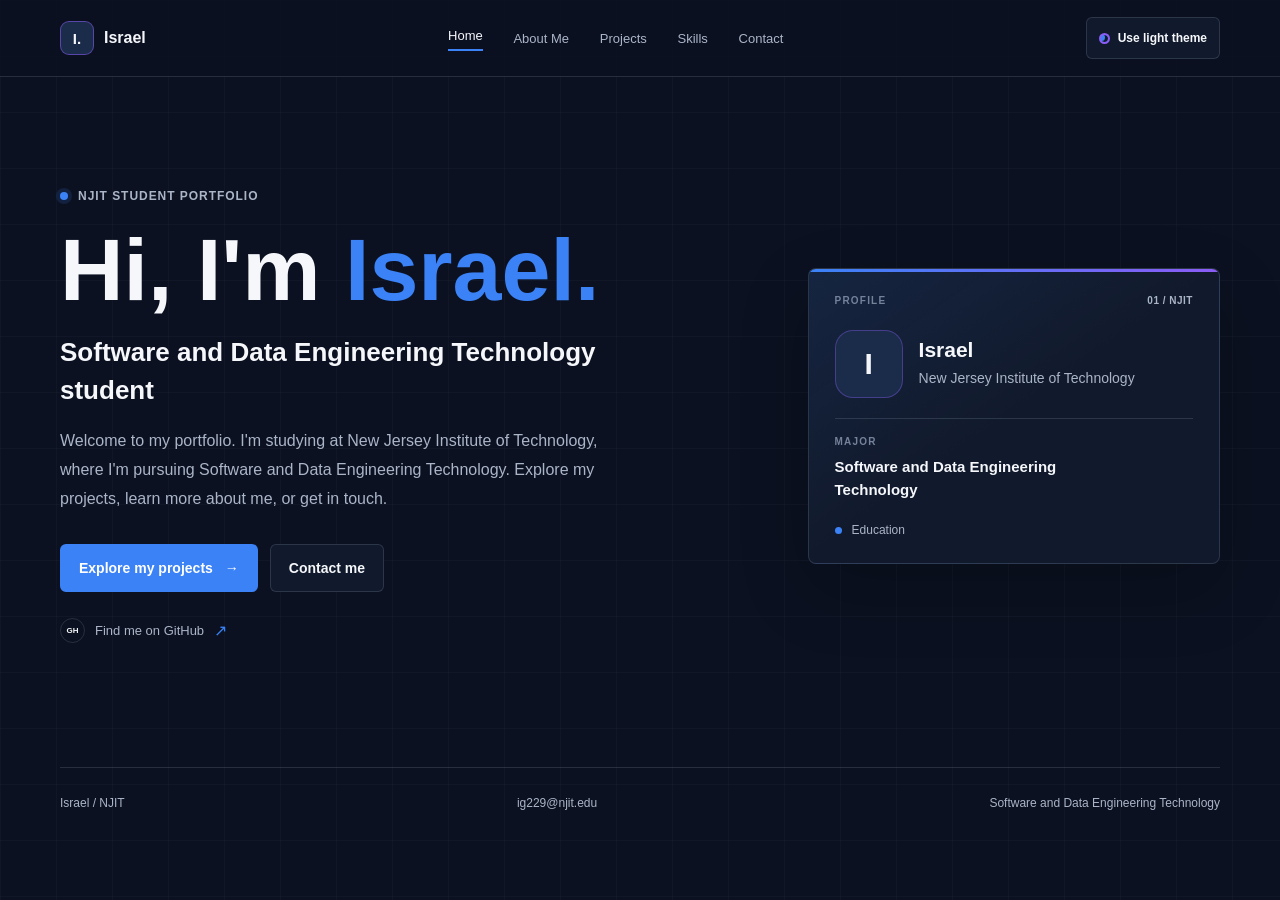
<file: index.html>
<!DOCTYPE html>
<html lang="en">
<head>
  <meta charset="UTF-8">
  <meta name="viewport" content="width=device-width, initial-scale=1.0">
  <meta name="theme-color" content="#0B1120">
  <title>Israel | Portfolio</title>
  <link rel="stylesheet" href="css/style.css">
  <script src="js/script.js" defer></script>
</head>
<body>
  <a class="skip-link" href="#main-content">Skip to content</a>

  <header class="site-header">
    <div class="header-inner">
      <a class="brand" href="index.html" aria-label="Israel, home">
        <span class="brand-mark" aria-hidden="true">I.</span>
        <span>Israel</span>
      </a>

      <nav class="site-nav" id="primary-navigation" aria-label="Main navigation">
        <ul>
          <li><a href="index.html" aria-current="page">Home</a></li>
          <li><a href="about.html">About Me</a></li>
          <li><a href="projects.html">Projects</a></li>
          <li><a href="skills.html">Skills</a></li>
          <li><a href="contact.html">Contact</a></li>
        </ul>
      </nav>

      <div class="header-tools">
        <button class="menu-toggle" id="menu-toggle" type="button"
          aria-controls="primary-navigation" aria-expanded="false" aria-label="Open navigation menu">
          <span class="menu-icon" aria-hidden="true"><span></span><span></span><span></span></span>
          <span class="menu-label">Menu</span>
        </button>
        <button class="theme-toggle" id="theme-toggle" type="button" aria-pressed="false">
          <span class="theme-indicator" aria-hidden="true"></span>
          <span class="theme-label">Use light theme</span>
        </button>
      </div>
    </div>
  </header>

  <main id="main-content">
    <section class="hero" aria-labelledby="hero-title">
      <div class="hero-copy">
        <p class="eyebrow"><span class="eyebrow-dot" aria-hidden="true"></span>NJIT Student Portfolio</p>
        <h1 id="hero-title">Hi, I'm <span>Israel.</span></h1>
        <p class="hero-subtitle">Software and Data Engineering Technology student</p>
        <p class="hero-intro">
          Welcome to my portfolio. I'm studying at New Jersey Institute of Technology, where I'm pursuing
          Software and Data Engineering Technology. Explore my projects, learn more about me, or get in touch.
        </p>

        <div class="hero-actions">
          <a class="button button-primary" href="projects.html">Explore my projects <span aria-hidden="true">&rarr;</span></a>
          <a class="button button-secondary" href="contact.html">Contact me</a>
        </div>

        <a class="github-link" href="https://github.com/ig229" target="_blank" rel="noopener noreferrer">
          <span class="github-mark" aria-hidden="true">GH</span>
          <span>Find me on GitHub</span>
          <span class="external-mark" aria-hidden="true">&nearr;</span>
        </a>
      </div>

      <aside class="profile-panel" aria-label="Education">
        <div class="panel-topline">
          <span>PROFILE</span>
          <span class="panel-index">01 / NJIT</span>
        </div>
        <div class="profile-identity">
          <div class="profile-monogram" aria-hidden="true">I</div>
          <div>
            <p class="profile-name">Israel</p>
            <p class="profile-school">New Jersey Institute of Technology</p>
          </div>
        </div>
        <div class="panel-divider"></div>
        <p class="profile-label">MAJOR</p>
        <p class="profile-major">Software and Data Engineering Technology</p>
        <div class="panel-footer">
          <span class="panel-marker" aria-hidden="true"></span>
          <span>Education</span>
        </div>
      </aside>
    </section>
  </main>

  <footer class="site-footer">
    <p>Israel <span aria-hidden="true">/</span> NJIT</p>
    <a href="mailto:ig229@njit.edu">ig229@njit.edu</a>
    <p class="footer-note">Software and Data Engineering Technology</p>
  </footer>
</body>
</html>
</file>
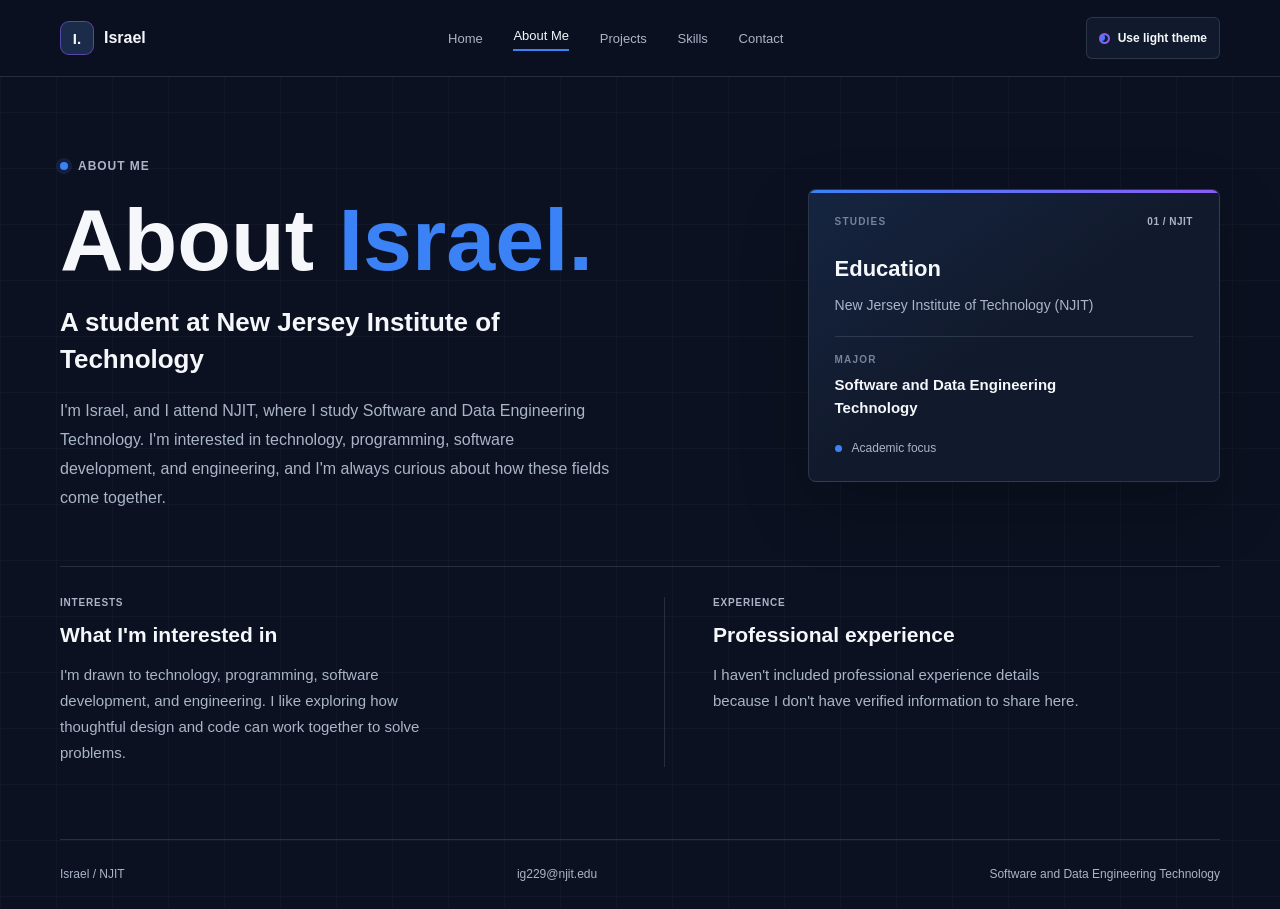
<file: about.html>
<!DOCTYPE html>
<html lang="en">
<head>
  <meta charset="UTF-8">
  <meta name="viewport" content="width=device-width, initial-scale=1.0">
  <meta name="theme-color" content="#0B1120">
  <title>About Me | Israel</title>
  <link rel="stylesheet" href="css/style.css">
  <script src="js/script.js" defer></script>
</head>
<body>
  <a class="skip-link" href="#main-content">Skip to content</a>

  <header class="site-header">
    <div class="header-inner">
      <a class="brand" href="index.html" aria-label="Israel, home">
        <span class="brand-mark" aria-hidden="true">I.</span>
        <span>Israel</span>
      </a>

      <nav class="site-nav" id="primary-navigation" aria-label="Main navigation">
        <ul>
          <li><a href="index.html">Home</a></li>
          <li><a href="about.html" aria-current="page">About Me</a></li>
          <li><a href="projects.html">Projects</a></li>
          <li><a href="skills.html">Skills</a></li>
          <li><a href="contact.html">Contact</a></li>
        </ul>
      </nav>

      <div class="header-tools">
        <button class="menu-toggle" id="menu-toggle" type="button"
          aria-controls="primary-navigation" aria-expanded="false" aria-label="Open navigation menu">
          <span class="menu-icon" aria-hidden="true"><span></span><span></span><span></span></span>
          <span class="menu-label">Menu</span>
        </button>
        <button class="theme-toggle" id="theme-toggle" type="button" aria-pressed="false">
          <span class="theme-indicator" aria-hidden="true"></span>
          <span class="theme-label">Use light theme</span>
        </button>
      </div>
    </div>
  </header>

  <main id="main-content">
    <section class="hero about-hero" aria-labelledby="about-title">
      <div class="hero-copy">
        <p class="eyebrow"><span class="eyebrow-dot" aria-hidden="true"></span>About Me</p>
        <h1 id="about-title">About <span>Israel.</span></h1>
        <p class="hero-subtitle">A student at New Jersey Institute of Technology</p>
        <p class="hero-intro">
          I'm Israel, and I attend NJIT, where I study Software and Data Engineering Technology.
          I'm interested in technology, programming, software development, and engineering, and I'm
          always curious about how these fields come together.
        </p>
      </div>

      <section class="profile-panel education-panel" aria-labelledby="education-title">
        <div class="panel-topline">
          <span>STUDIES</span>
          <span class="panel-index">01 / NJIT</span>
        </div>
        <h2 class="education-title" id="education-title">Education</h2>
        <p class="profile-school">New Jersey Institute of Technology (NJIT)</p>
        <div class="panel-divider"></div>
        <p class="profile-label">MAJOR</p>
        <p class="profile-major">Software and Data Engineering Technology</p>
        <div class="panel-footer">
          <span class="panel-marker" aria-hidden="true"></span>
          <span>Academic focus</span>
        </div>
      </section>
    </section>

    <section class="about-details" aria-label="More about Israel">
      <article class="about-detail" aria-labelledby="interests-title">
        <p class="eyebrow">Interests</p>
        <h2 id="interests-title">What I'm interested in</h2>
        <p>
          I'm drawn to technology, programming, software development, and engineering. I like exploring
          how thoughtful design and code can work together to solve problems.
        </p>
      </article>

      <article class="about-detail" aria-labelledby="experience-title">
        <p class="eyebrow">Experience</p>
        <h2 id="experience-title">Professional experience</h2>
        <p>
          I haven't included professional experience details because I don't have verified information
          to share here.
        </p>
      </article>
    </section>
  </main>

  <footer class="site-footer">
    <p>Israel <span aria-hidden="true">/</span> NJIT</p>
    <a href="mailto:ig229@njit.edu">ig229@njit.edu</a>
    <p class="footer-note">Software and Data Engineering Technology</p>
  </footer>
</body>
</html>
</file>
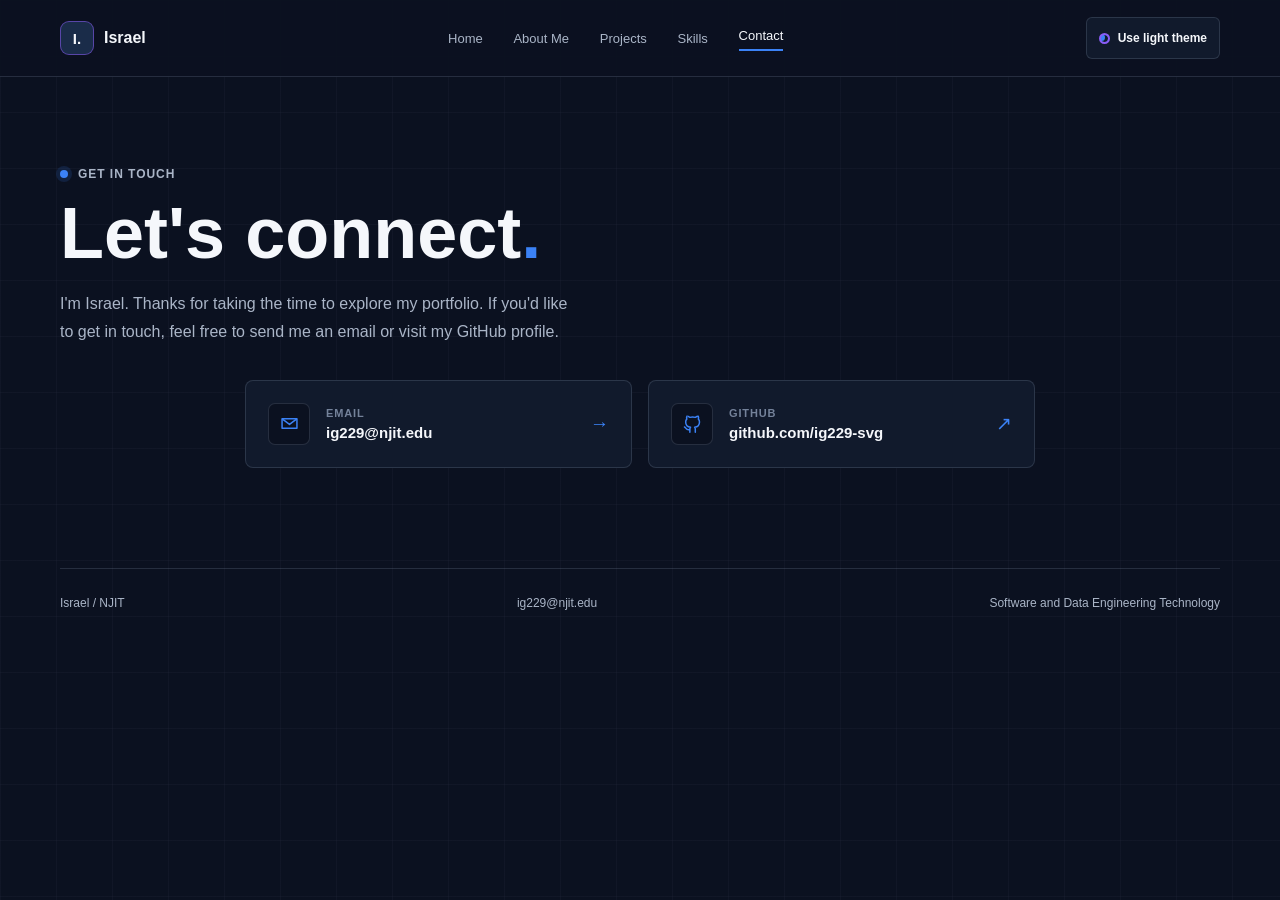
<file: contact.html>
<!DOCTYPE html>
<html lang="en">
<head>
  <meta charset="UTF-8">
  <meta name="viewport" content="width=device-width, initial-scale=1.0">
  <meta name="theme-color" content="#0B1120">
  <title>Contact | Israel</title>
  <link rel="stylesheet" href="css/style.css">
  <script src="js/script.js" defer></script>
</head>
<body>
  <a class="skip-link" href="#main-content">Skip to content</a>

  <header class="site-header">
    <div class="header-inner">
      <a class="brand" href="index.html" aria-label="Israel, home">
        <span class="brand-mark" aria-hidden="true">I.</span>
        <span>Israel</span>
      </a>

      <nav class="site-nav" id="primary-navigation" aria-label="Main navigation">
        <ul>
          <li><a href="index.html">Home</a></li>
          <li><a href="about.html">About Me</a></li>
          <li><a href="projects.html">Projects</a></li>
          <li><a href="skills.html">Skills</a></li>
          <li><a href="contact.html" aria-current="page">Contact</a></li>
        </ul>
      </nav>

      <div class="header-tools">
        <button class="menu-toggle" id="menu-toggle" type="button"
          aria-controls="primary-navigation" aria-expanded="false" aria-label="Open navigation menu">
          <span class="menu-icon" aria-hidden="true"><span></span><span></span><span></span></span>
          <span class="menu-label">Menu</span>
        </button>
        <button class="theme-toggle" id="theme-toggle" type="button" aria-pressed="false">
          <span class="theme-indicator" aria-hidden="true"></span>
          <span class="theme-label">Use light theme</span>
        </button>
      </div>
    </div>
  </header>

  <main id="main-content">
    <section class="contact-intro" aria-labelledby="contact-title">
      <p class="eyebrow"><span class="eyebrow-dot" aria-hidden="true"></span>Get in touch</p>
      <h1 id="contact-title">Let's connect<span>.</span></h1>
      <p>
        I'm Israel. Thanks for taking the time to explore my portfolio. If you'd like to get in touch,
        feel free to send me an email or visit my GitHub profile.
      </p>
    </section>

    <section class="contact-options" aria-label="Contact Israel">
      <a class="contact-option" href="https://mail.google.com/mail/?view=cm&amp;fs=1&amp;to=ig229@njit.edu" target="_blank" rel="noopener noreferrer">
        <span class="contact-icon" aria-hidden="true">
          <svg viewBox="0 0 24 24" focusable="false">
            <path d="M3.5 6.5h17v11h-17z" />
            <path d="m4 7 8 6 8-6" />
          </svg>
        </span>
        <span class="contact-option-copy">
          <span class="contact-label">Email</span>
          <span class="contact-detail">ig229@njit.edu</span>
        </span>
        <span class="contact-arrow" aria-hidden="true">&rarr;</span>
      </a>

      <a class="contact-option" href="https://github.com/ig229-svg" target="_blank" rel="noopener noreferrer">
        <span class="contact-icon" aria-hidden="true">
          <svg viewBox="0 0 24 24" focusable="false">
            <path d="M9 19c-4.4 1.4-4.4-2.5-6.2-3m12.4 6v-3.4a3 3 0 0 0-.8-2.3c2.7-.3 5.6-1.3 5.6-6a4.7 4.7 0 0 0-1.3-3.3 4.4 4.4 0 0 0-.1-3.3s-1-.3-3.4 1.3a11.7 11.7 0 0 0-6.2 0C6.6 3.4 5.6 3.7 5.6 3.7a4.4 4.4 0 0 0-.1 3.3 4.7 4.7 0 0 0-1.3 3.3c0 4.7 2.9 5.7 5.6 6a3 3 0 0 0-.8 2.3V22" />
          </svg>
        </span>
        <span class="contact-option-copy">
          <span class="contact-label">GitHub</span>
          <span class="contact-detail">github.com/ig229-svg</span>
        </span>
        <span class="contact-arrow" aria-hidden="true">&nearr;</span>
      </a>
    </section>
  </main>

  <footer class="site-footer">
    <p>Israel <span aria-hidden="true">/</span> NJIT</p>
    <a href="https://mail.google.com/mail/?view=cm&amp;fs=1&amp;to=ig229@njit.edu" target="_blank" rel="noopener noreferrer">ig229@njit.edu</a>
    <p class="footer-note">Software and Data Engineering Technology</p>
  </footer>
</body>
</html>
</file>
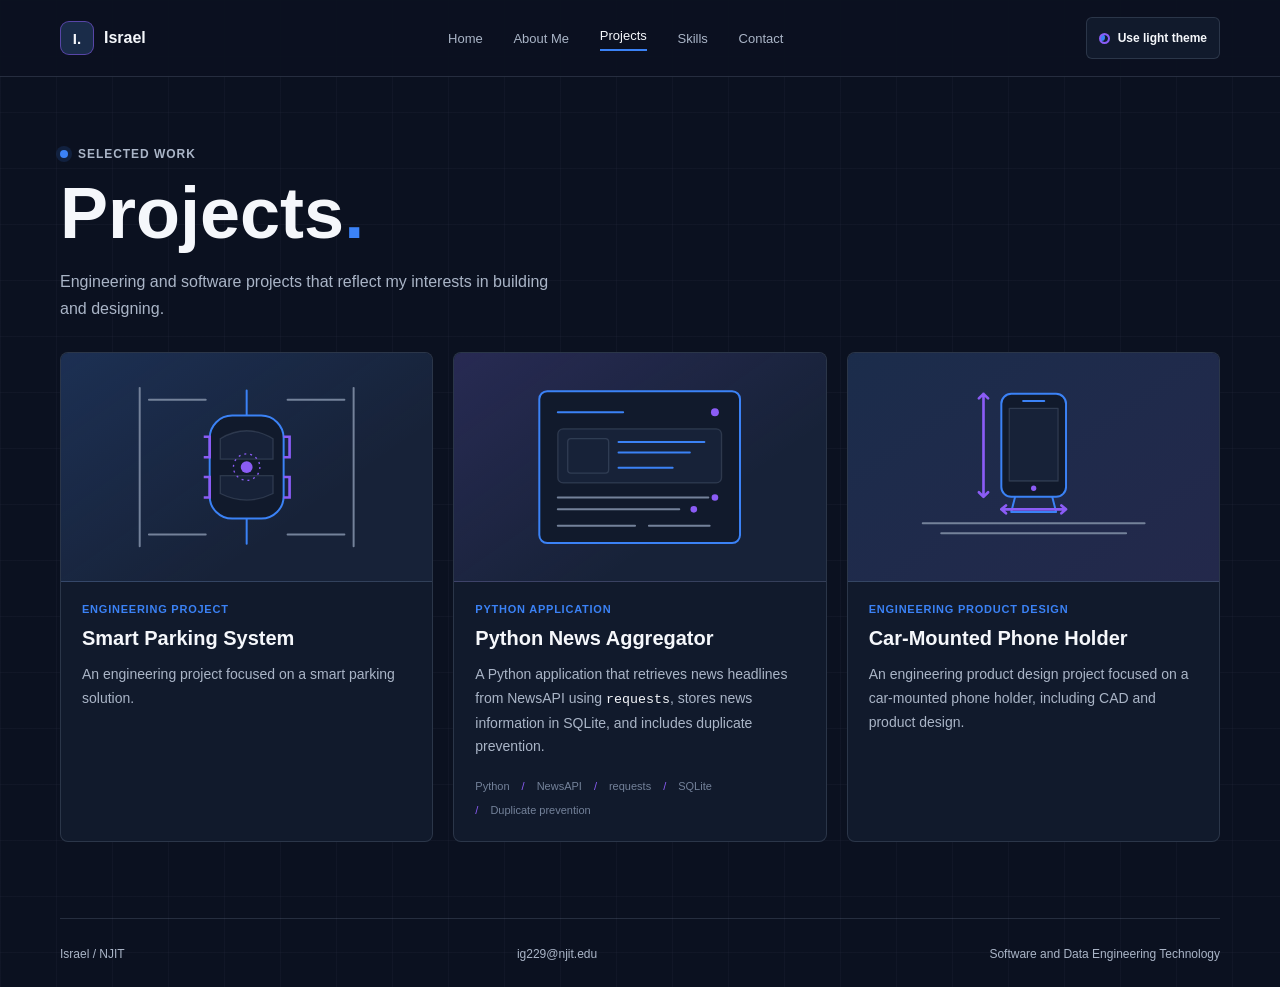
<file: projects.html>
<!DOCTYPE html>
<html lang="en">
<head>
  <meta charset="UTF-8">
  <meta name="viewport" content="width=device-width, initial-scale=1.0">
  <meta name="theme-color" content="#0B1120">
  <title>Projects | Israel</title>
  <link rel="stylesheet" href="css/style.css">
  <script src="js/script.js" defer></script>
</head>
<body>
  <a class="skip-link" href="#main-content">Skip to content</a>

  <header class="site-header">
    <div class="header-inner">
      <a class="brand" href="index.html" aria-label="Israel, home">
        <span class="brand-mark" aria-hidden="true">I.</span>
        <span>Israel</span>
      </a>

      <nav class="site-nav" id="primary-navigation" aria-label="Main navigation">
        <ul>
          <li><a href="index.html">Home</a></li>
          <li><a href="about.html">About Me</a></li>
          <li><a href="projects.html" aria-current="page">Projects</a></li>
          <li><a href="skills.html">Skills</a></li>
          <li><a href="contact.html">Contact</a></li>
        </ul>
      </nav>

      <div class="header-tools">
        <button class="menu-toggle" id="menu-toggle" type="button"
          aria-controls="primary-navigation" aria-expanded="false" aria-label="Open navigation menu">
          <span class="menu-icon" aria-hidden="true"><span></span><span></span><span></span></span>
          <span class="menu-label">Menu</span>
        </button>
        <button class="theme-toggle" id="theme-toggle" type="button" aria-pressed="false">
          <span class="theme-indicator" aria-hidden="true"></span>
          <span class="theme-label">Use light theme</span>
        </button>
      </div>
    </div>
  </header>

  <main id="main-content">
    <section class="projects-intro" aria-labelledby="projects-title">
      <p class="eyebrow"><span class="eyebrow-dot" aria-hidden="true"></span>Selected work</p>
      <h1 id="projects-title">Projects<span>.</span></h1>
      <p>Engineering and software projects that reflect my interests in building and designing.</p>
    </section>

    <section class="projects-grid" aria-label="Project list">
      <article class="project-card">
        <figure class="project-visual project-visual-parking">
          <svg class="project-illustration" viewBox="0 0 520 300" role="img" aria-labelledby="parking-title parking-description">
            <title id="parking-title">Smart parking system illustration</title>
            <desc id="parking-description">A simple overhead drawing of a car inside a marked parking space.</desc>
            <path class="illustration-line" d="M98 30v240M422 30v240" />
            <path class="illustration-muted-line" d="M112 48h86M112 252h86M322 48h86M322 252h86" />
            <path class="illustration-accent-line" d="M260 34v38m0 156v38" />
            <rect class="illustration-car" x="204" y="72" width="112" height="156" rx="34" />
            <path class="illustration-window" d="M220 107q40-24 80 0v31h-80zM220 190q40 20 80 0v-27h-80z" />
            <path class="illustration-wheel" d="M195 104h9v31h-9M316 104h9v31h-9M195 165h9v31h-9M316 165h9v31h-9" />
            <circle class="illustration-signal" cx="260" cy="150" r="9" />
            <circle class="illustration-signal-ring" cx="260" cy="150" r="20" />
          </svg>
        </figure>
        <div class="project-copy">
          <p class="project-type">Engineering project</p>
          <h2>Smart Parking System</h2>
          <p>An engineering project focused on a smart parking solution.</p>
        </div>
      </article>

      <article class="project-card">
        <figure class="project-visual project-visual-news">
          <svg class="project-illustration" viewBox="0 0 520 300" role="img" aria-labelledby="news-title news-description">
            <title id="news-title">Python news aggregator illustration</title>
            <desc id="news-description">A stylized news feed with several headline rows and a highlighted article.</desc>
            <rect class="illustration-paper" x="108" y="35" width="304" height="230" rx="12" />
            <path class="illustration-accent-line" d="M136 67h99" />
            <circle class="illustration-signal" cx="374" cy="67" r="6" />
            <rect class="illustration-highlight" x="136" y="92" width="248" height="82" rx="8" />
            <rect class="illustration-thumbnail" x="151" y="107" width="62" height="52" rx="5" />
            <path class="illustration-highlight-line" d="M228 112h130M228 128h108M228 151h82" />
            <path class="illustration-muted-line" d="M136 196h228M136 214h184M136 239h117M274 239h92" />
            <circle class="illustration-feed-dot" cx="374" cy="196" r="5" />
            <circle class="illustration-feed-dot" cx="342" cy="214" r="5" />
          </svg>
        </figure>
        <div class="project-copy">
          <p class="project-type">Python application</p>
          <h2>Python News Aggregator</h2>
          <p>A Python application that retrieves news headlines from NewsAPI using <code>requests</code>, stores news information in SQLite, and includes duplicate prevention.</p>
          <ul class="project-facts" aria-label="Project technologies and features">
            <li>Python</li>
            <li>NewsAPI</li>
            <li>requests</li>
            <li>SQLite</li>
            <li>Duplicate prevention</li>
          </ul>
        </div>
      </article>

      <article class="project-card">
        <figure class="project-visual project-visual-holder">
          <svg class="project-illustration" viewBox="0 0 520 300" role="img" aria-labelledby="holder-title holder-description">
            <title id="holder-title">Car-mounted phone holder illustration</title>
            <desc id="holder-description">A clean product-design drawing of a phone holder and a phone, shown as a CAD-style outline.</desc>
            <path class="illustration-muted-line" d="M92 235h336M120 250h280" />
            <path class="illustration-frame" d="M226 218h68l-12-47h-44z" />
            <path class="illustration-frame" d="M260 171v-24m0 0-48-28m48 28 48-28" />
            <rect class="illustration-phone" x="211" y="39" width="98" height="156" rx="15" />
            <path class="illustration-phone-screen" d="M223 61h74v110h-74z" />
            <path class="illustration-accent-line" d="M244 50h32" />
            <circle class="illustration-signal" cx="260" cy="182" r="4" />
            <path class="illustration-dimension" d="M184 39v156m-7-149 7-7 7 7m-14 142 7 7 7-7" />
            <path class="illustration-dimension" d="M211 214h98m-91-6-7 6 7 6m84-12 7 6-7 6" />
          </svg>
        </figure>
        <div class="project-copy">
          <p class="project-type">Engineering product design</p>
          <h2>Car-Mounted Phone Holder</h2>
          <p>An engineering product design project focused on a car-mounted phone holder, including CAD and product design.</p>
        </div>
      </article>
    </section>
  </main>

  <footer class="site-footer">
    <p>Israel <span aria-hidden="true">/</span> NJIT</p>
    <a href="mailto:ig229@njit.edu">ig229@njit.edu</a>
    <p class="footer-note">Software and Data Engineering Technology</p>
  </footer>
</body>
</html>
</file>
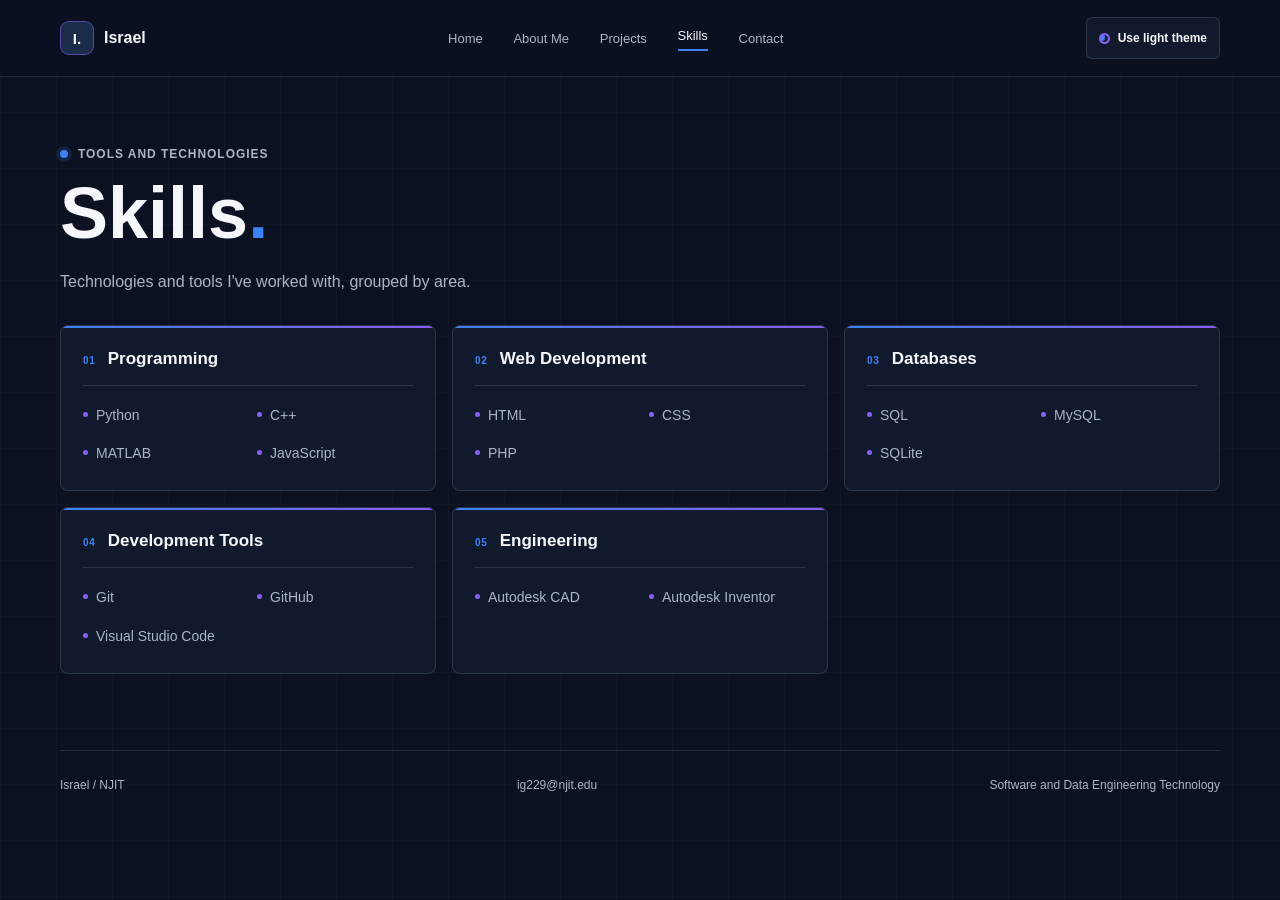
<file: skills.html>
<!DOCTYPE html>
<html lang="en">
<head>
  <meta charset="UTF-8">
  <meta name="viewport" content="width=device-width, initial-scale=1.0">
  <meta name="theme-color" content="#0B1120">
  <title>Skills | Israel</title>
  <link rel="stylesheet" href="css/style.css">
  <script src="js/script.js" defer></script>
</head>
<body>
  <a class="skip-link" href="#main-content">Skip to content</a>

  <header class="site-header">
    <div class="header-inner">
      <a class="brand" href="index.html" aria-label="Israel, home">
        <span class="brand-mark" aria-hidden="true">I.</span>
        <span>Israel</span>
      </a>

      <nav class="site-nav" id="primary-navigation" aria-label="Main navigation">
        <ul>
          <li><a href="index.html">Home</a></li>
          <li><a href="about.html">About Me</a></li>
          <li><a href="projects.html">Projects</a></li>
          <li><a href="skills.html" aria-current="page">Skills</a></li>
          <li><a href="contact.html">Contact</a></li>
        </ul>
      </nav>

      <div class="header-tools">
        <button class="menu-toggle" id="menu-toggle" type="button"
          aria-controls="primary-navigation" aria-expanded="false" aria-label="Open navigation menu">
          <span class="menu-icon" aria-hidden="true"><span></span><span></span><span></span></span>
          <span class="menu-label">Menu</span>
        </button>
        <button class="theme-toggle" id="theme-toggle" type="button" aria-pressed="false">
          <span class="theme-indicator" aria-hidden="true"></span>
          <span class="theme-label">Use light theme</span>
        </button>
      </div>
    </div>
  </header>

  <main id="main-content">
    <section class="skills-intro" aria-labelledby="skills-title">
      <p class="eyebrow"><span class="eyebrow-dot" aria-hidden="true"></span>Tools and technologies</p>
      <h1 id="skills-title">Skills<span>.</span></h1>
      <p>Technologies and tools I've worked with, grouped by area.</p>
    </section>

    <section class="skills-grid" aria-label="Skills by category">
      <article class="skill-group" aria-labelledby="programming-title">
        <div class="skill-group-heading">
          <span class="skill-group-number" aria-hidden="true">01</span>
          <h2 id="programming-title">Programming</h2>
        </div>
        <ul class="skill-list">
          <li>Python</li>
          <li>C++</li>
          <li>MATLAB</li>
          <li>JavaScript</li>
        </ul>
      </article>

      <article class="skill-group" aria-labelledby="web-title">
        <div class="skill-group-heading">
          <span class="skill-group-number" aria-hidden="true">02</span>
          <h2 id="web-title">Web Development</h2>
        </div>
        <ul class="skill-list">
          <li>HTML</li>
          <li>CSS</li>
          <li>PHP</li>
        </ul>
      </article>

      <article class="skill-group" aria-labelledby="databases-title">
        <div class="skill-group-heading">
          <span class="skill-group-number" aria-hidden="true">03</span>
          <h2 id="databases-title">Databases</h2>
        </div>
        <ul class="skill-list">
          <li>SQL</li>
          <li>MySQL</li>
          <li>SQLite</li>
        </ul>
      </article>

      <article class="skill-group" aria-labelledby="tools-title">
        <div class="skill-group-heading">
          <span class="skill-group-number" aria-hidden="true">04</span>
          <h2 id="tools-title">Development Tools</h2>
        </div>
        <ul class="skill-list">
          <li>Git</li>
          <li>GitHub</li>
          <li>Visual Studio Code</li>
        </ul>
      </article>

      <article class="skill-group" aria-labelledby="engineering-title">
        <div class="skill-group-heading">
          <span class="skill-group-number" aria-hidden="true">05</span>
          <h2 id="engineering-title">Engineering</h2>
        </div>
        <ul class="skill-list">
          <li>Autodesk CAD</li>
          <li>Autodesk Inventor</li>
        </ul>
      </article>
    </section>
  </main>

  <footer class="site-footer">
    <p>Israel <span aria-hidden="true">/</span> NJIT</p>
    <a href="mailto:ig229@njit.edu">ig229@njit.edu</a>
    <p class="footer-note">Software and Data Engineering Technology</p>
  </footer>
</body>
</html>
</file>
<file: css/style.css>
:root {
  color-scheme: dark;
  --color-background: #0B1120;
  --color-surface: #111a2c;
  --color-surface-raised: #172238;
  --color-text: #f5f7fb;
  --color-muted: #aab5c7;
  --color-subtle: #74829a;
  --color-border: rgba(179, 196, 222, 0.16);
  --color-blue: #3B82F6;
  --color-purple: #8B5CF6;
  --color-focus: #a78bfa;
  --color-mark-background: #1a2c49;
  --color-mark-text: #f5f7fb;
  --content-width: 1160px;
  font-family: -apple-system, BlinkMacSystemFont, "Segoe UI", sans-serif;
  font-synthesis: none;
  text-rendering: optimizeLegibility;
}

:root[data-theme="light"] {
  color-scheme: light;
  --color-background: #f4f7fc;
  --color-surface: #ffffff;
  --color-surface-raised: #e9eff9;
  --color-text: #172238;
  --color-muted: #46556d;
  --color-subtle: #5c6b83;
  --color-border: rgba(23, 34, 56, 0.16);
  --color-blue: #2563eb;
  --color-purple: #7040d5;
  --color-focus: #5b21b6;
  --color-mark-background: #dce8fa;
  --color-mark-text: #172238;
}

*,
*::before,
*::after {
  box-sizing: border-box;
}

html {
  min-width: 320px;
  background: var(--color-background);
  scroll-behavior: smooth;
}

body {
  min-width: 320px;
  min-height: 100vh;
  margin: 0;
  overflow-x: hidden;
  color: var(--color-text);
  background-color: var(--color-background);
  background-image:
    linear-gradient(rgba(174, 193, 224, 0.035) 1px, transparent 1px),
    linear-gradient(90deg, rgba(174, 193, 224, 0.035) 1px, transparent 1px);
  background-size: 56px 56px;
  transition: background-color 180ms ease, color 180ms ease;
}

button,
a {
  font: inherit;
}

a {
  color: inherit;
}

a:focus-visible,
button:focus-visible {
  outline: 3px solid var(--color-focus);
  outline-offset: 4px;
}

.skip-link {
  position: fixed;
  z-index: 10;
  top: 12px;
  left: 12px;
  padding: 10px 14px;
  transform: translateY(-160%);
  border-radius: 4px;
  color: #fff;
  background: var(--color-blue);
  text-decoration: none;
}

.skip-link:focus {
  transform: translateY(0);
}

.site-header {
  position: relative;
  z-index: 2;
  border-bottom: 1px solid var(--color-border);
  background: color-mix(in srgb, var(--color-background) 92%, transparent);
}

.header-inner {
  display: grid;
  grid-template-columns: auto 1fr auto;
  align-items: center;
  gap: 28px;
  width: min(var(--content-width), calc(100% - 64px));
  min-height: 76px;
  margin: 0 auto;
}

.brand {
  display: inline-flex;
  align-items: center;
  gap: 10px;
  width: max-content;
  color: var(--color-text);
  font-size: 16px;
  font-weight: 700;
  text-decoration: none;
}

.brand-mark {
  display: grid;
  width: 34px;
  aspect-ratio: 1;
  place-items: center;
  border: 1px solid rgba(139, 92, 246, 0.55);
  border-radius: 9px;
  background: var(--color-mark-background);
  color: var(--color-mark-text);
  font-size: 15px;
}

.site-nav ul {
  display: flex;
  align-items: center;
  justify-content: center;
  gap: clamp(16px, 2.4vw, 32px);
  margin: 0;
  padding: 0;
  list-style: none;
}

.site-nav a {
  color: var(--color-muted);
  font-size: 13px;
  text-decoration: none;
  transition: color 160ms ease;
}

.site-nav a:hover,
.site-nav a[aria-current="page"] {
  color: var(--color-text);
}

.site-nav a[aria-current="page"]::after {
  display: block;
  height: 2px;
  margin-top: 5px;
  background: var(--color-blue);
  content: "";
}

.header-tools {
  display: flex;
  align-items: center;
  gap: 10px;
}

.menu-toggle {
  display: none;
  align-items: center;
  gap: 9px;
  min-height: 42px;
  padding: 0 11px;
  border: 1px solid var(--color-border);
  border-radius: 6px;
  color: var(--color-text);
  background: var(--color-surface);
  cursor: pointer;
}

.menu-icon {
  display: grid;
  gap: 4px;
}

.menu-icon span {
  display: block;
  width: 16px;
  height: 2px;
  border-radius: 2px;
  background: currentColor;
}

.menu-label,
.theme-label {
  font-size: 12px;
  font-weight: 600;
}

.theme-toggle {
  display: inline-flex;
  align-items: center;
  justify-content: center;
  gap: 8px;
  min-height: 42px;
  padding: 0 12px;
  border: 1px solid var(--color-border);
  border-radius: 6px;
  color: var(--color-text);
  background: var(--color-surface);
  cursor: pointer;
  transition: border-color 160ms ease, background-color 160ms ease;
}

.theme-toggle:hover,
.menu-toggle:hover {
  border-color: var(--color-blue);
}

.theme-indicator {
  width: 11px;
  aspect-ratio: 1;
  border: 2px solid var(--color-purple);
  border-radius: 50%;
  background: var(--color-blue);
  box-shadow: inset -3px -1px 0 var(--color-surface);
}

.hero {
  display: grid;
  grid-template-columns: minmax(0, 1.15fr) minmax(280px, 0.75fr);
  align-items: center;
  gap: clamp(48px, 9vw, 124px);
  width: min(var(--content-width), calc(100% - 64px));
  min-height: min(690px, calc(100svh - 150px));
  margin: 0 auto;
  padding: 76px 0 88px;
}

.hero-copy {
  max-width: 660px;
  animation: rise-in 550ms ease both;
}

.eyebrow {
  display: flex;
  align-items: center;
  gap: 10px;
  margin: 0 0 22px;
  color: var(--color-muted);
  font-size: 12px;
  font-weight: 650;
  letter-spacing: 0.08em;
  text-transform: uppercase;
}

.eyebrow-dot,
.panel-marker {
  width: 8px;
  aspect-ratio: 1;
  border-radius: 50%;
  background: var(--color-blue);
  box-shadow: 0 0 0 4px rgba(59, 130, 246, 0.14);
}

.hero h1 {
  margin: 0;
  font-size: clamp(56px, 8vw, 88px);
  font-weight: 750;
  line-height: 1.02;
}

.hero h1 span {
  color: var(--color-blue);
}

.hero-subtitle {
  max-width: 540px;
  margin: 19px 0 0;
  color: var(--color-text);
  font-size: clamp(19px, 2.7vw, 26px);
  font-weight: 550;
  line-height: 1.45;
}

.hero-intro {
  max-width: 550px;
  margin: 18px 0 0;
  color: var(--color-muted);
  font-size: 16px;
  line-height: 1.8;
}

.hero-actions {
  display: flex;
  flex-wrap: wrap;
  gap: 12px;
  margin-top: 30px;
}

.button {
  display: inline-flex;
  align-items: center;
  justify-content: center;
  gap: 12px;
  min-height: 48px;
  padding: 0 18px;
  border: 1px solid transparent;
  border-radius: 6px;
  font-size: 14px;
  font-weight: 650;
  text-decoration: none;
  transition: background-color 160ms ease, border-color 160ms ease, transform 160ms ease;
}

.button:hover {
  transform: translateY(-2px);
}

.button-primary {
  color: #fff;
  background: var(--color-blue);
}

.button-primary:hover {
  background: #2563eb;
}

.button-secondary {
  border-color: var(--color-border);
  color: var(--color-text);
  background: var(--color-surface);
}

.button-secondary:hover {
  border-color: var(--color-purple);
}

.github-link {
  display: inline-flex;
  align-items: center;
  gap: 10px;
  margin-top: 26px;
  color: var(--color-muted);
  font-size: 13px;
  text-decoration: none;
  transition: color 160ms ease;
}

.github-link:hover {
  color: var(--color-text);
}

.github-mark {
  display: grid;
  width: 25px;
  aspect-ratio: 1;
  place-items: center;
  border: 1px solid var(--color-border);
  border-radius: 50%;
  color: var(--color-text);
  font-size: 8px;
  font-weight: 700;
}

.external-mark {
  color: var(--color-blue);
  font-size: 16px;
}

.profile-panel {
  position: relative;
  overflow: hidden;
  padding: 26px;
  border: 1px solid var(--color-border);
  border-radius: 8px;
  background:
    linear-gradient(145deg, rgba(59, 130, 246, 0.1), transparent 50%),
    var(--color-surface);
  box-shadow: 0 26px 70px rgba(0, 0, 0, 0.2);
  animation: rise-in 650ms 100ms ease both;
}

.profile-panel::before {
  position: absolute;
  top: 0;
  left: 0;
  width: 100%;
  height: 3px;
  background: linear-gradient(90deg, var(--color-blue), var(--color-purple));
  content: "";
}

.panel-topline,
.panel-footer {
  display: flex;
  align-items: center;
  justify-content: space-between;
}

.panel-topline {
  color: var(--color-subtle);
  font-size: 10px;
  font-weight: 700;
  letter-spacing: 0.12em;
}

.panel-index {
  color: var(--color-muted);
  letter-spacing: 0.05em;
}

.profile-monogram {
  display: grid;
  flex: 0 0 68px;
  width: 68px;
  aspect-ratio: 1;
  place-items: center;
  border: 1px solid rgba(139, 92, 246, 0.38);
  border-radius: 18px;
  color: var(--color-mark-text);
  background: var(--color-mark-background);
  font-size: 30px;
  font-weight: 650;
}

.profile-identity {
  display: flex;
  align-items: center;
  gap: 16px;
  margin-top: 24px;
}

.profile-name {
  margin: 0 0 5px;
  font-size: 21px;
  font-weight: 700;
}

.profile-school {
  margin: 0;
  color: var(--color-muted);
  font-size: 14px;
  line-height: 1.6;
}

.panel-divider {
  height: 1px;
  margin: 20px 0 17px;
  background: var(--color-border);
}

.profile-label {
  margin: 0 0 8px;
  color: var(--color-subtle);
  font-size: 10px;
  font-weight: 700;
  letter-spacing: 0.12em;
}

.profile-major {
  max-width: 290px;
  margin: 0;
  color: var(--color-text);
  font-size: 15px;
  font-weight: 550;
  line-height: 1.55;
}

.panel-footer {
  justify-content: flex-start;
  gap: 10px;
  margin-top: 22px;
  color: var(--color-muted);
  font-size: 12px;
}

.panel-marker {
  width: 7px;
  box-shadow: none;
}

.about-hero {
  min-height: auto;
  padding-top: 82px;
  padding-bottom: 54px;
}

.education-title {
  margin: 28px 0 10px;
  font-size: 22px;
  line-height: 1.3;
}

.education-panel .profile-school {
  max-width: 290px;
}

.about-details {
  display: grid;
  grid-template-columns: repeat(2, minmax(0, 1fr));
  gap: 48px;
  width: min(var(--content-width), calc(100% - 64px));
  margin: 0 auto 72px;
  padding-top: 30px;
  border-top: 1px solid var(--color-border);
}

.about-detail + .about-detail {
  padding-left: 48px;
  border-left: 1px solid var(--color-border);
}

.about-detail .eyebrow {
  margin-bottom: 13px;
  font-size: 10px;
}

.about-detail h2 {
  margin: 0 0 12px;
  font-size: 21px;
  line-height: 1.35;
}

.about-detail > p:last-child {
  max-width: 46ch;
  margin: 0;
  color: var(--color-muted);
  font-size: 15px;
  line-height: 1.75;
}

.projects-intro {
  width: min(var(--content-width), calc(100% - 64px));
  margin: 0 auto;
  padding: 70px 0 30px;
}

.projects-intro .eyebrow {
  margin-bottom: 15px;
}

.projects-intro h1 {
  margin: 0;
  font-size: clamp(48px, 7vw, 72px);
  font-weight: 750;
  line-height: 1.05;
}

.projects-intro h1 span {
  color: var(--color-blue);
}

.projects-intro > p:last-child {
  max-width: 56ch;
  margin: 16px 0 0;
  color: var(--color-muted);
  font-size: 16px;
  line-height: 1.7;
}

.projects-grid {
  display: grid;
  grid-template-columns: repeat(3, minmax(0, 1fr));
  align-items: stretch;
  gap: 20px;
  width: min(var(--content-width), calc(100% - 64px));
  margin: 0 auto 76px;
}

.project-card {
  display: flex;
  min-width: 0;
  flex-direction: column;
  overflow: hidden;
  border: 1px solid var(--color-border);
  border-radius: 8px;
  background: var(--color-surface);
  transition: transform 180ms ease, border-color 180ms ease, box-shadow 180ms ease;
}

.project-card:hover {
  transform: translateY(-4px);
  border-color: rgba(59, 130, 246, 0.55);
  box-shadow: 0 16px 36px rgba(0, 0, 0, 0.18);
}

.project-visual {
  display: grid;
  flex: 0 0 auto;
  aspect-ratio: 1.62;
  margin: 0;
  padding: 14px;
  place-items: center;
  overflow: hidden;
  border-bottom: 1px solid var(--color-border);
}

.project-visual-parking {
  background: linear-gradient(145deg, rgba(59, 130, 246, 0.14), transparent 68%), var(--color-surface-raised);
}

.project-visual-news {
  background: linear-gradient(145deg, rgba(139, 92, 246, 0.14), transparent 68%), var(--color-surface-raised);
}

.project-visual-holder {
  background: linear-gradient(145deg, rgba(59, 130, 246, 0.1), rgba(139, 92, 246, 0.1)), var(--color-surface-raised);
}

.project-illustration {
  display: block;
  width: 100%;
  height: 100%;
  color: var(--color-blue);
}

.illustration-line,
.illustration-muted-line,
.illustration-accent-line,
.illustration-highlight-line,
.illustration-frame,
.illustration-phone-screen,
.illustration-dimension {
  fill: none;
  stroke-linecap: round;
  stroke-linejoin: round;
}

.illustration-line,
.illustration-muted-line {
  stroke: var(--color-subtle);
  stroke-width: 3;
}

.illustration-accent-line,
.illustration-highlight-line,
.illustration-frame {
  stroke: var(--color-blue);
  stroke-width: 3;
}

.illustration-car,
.illustration-paper,
.illustration-phone {
  fill: var(--color-surface);
  stroke: var(--color-blue);
  stroke-width: 3;
}

.illustration-window,
.illustration-thumbnail,
.illustration-highlight,
.illustration-phone-screen {
  fill: var(--color-surface-raised);
  stroke: var(--color-border);
  stroke-width: 2;
}

.illustration-wheel,
.illustration-dimension {
  fill: none;
  stroke: var(--color-purple);
  stroke-width: 4;
}

.illustration-signal,
.illustration-feed-dot {
  fill: var(--color-purple);
}

.illustration-signal-ring {
  fill: none;
  stroke: var(--color-purple);
  stroke-dasharray: 3 6;
  stroke-width: 2;
}

.project-copy {
  display: flex;
  flex: 1;
  flex-direction: column;
  align-items: flex-start;
  padding: 21px 21px 23px;
}

.project-type {
  margin: 0 0 10px;
  color: var(--color-blue);
  font-size: 11px;
  font-weight: 700;
  letter-spacing: 0.07em;
  text-transform: uppercase;
}

.project-card h2 {
  margin: 0 0 11px;
  color: var(--color-text);
  font-size: 20px;
  line-height: 1.35;
}

.project-copy > p:last-of-type {
  margin: 0;
  color: var(--color-muted);
  font-size: 14px;
  line-height: 1.7;
}

.project-card code {
  color: var(--color-text);
  font-size: 0.95em;
}

.project-facts {
  display: flex;
  flex-wrap: wrap;
  gap: 7px 12px;
  margin: auto 0 0;
  padding: 19px 0 0;
  list-style: none;
}

.project-facts li {
  color: var(--color-subtle);
  font-size: 11px;
  line-height: 1.5;
}

.project-facts li + li::before {
  margin-right: 12px;
  color: var(--color-purple);
  content: "/";
}

.skills-intro {
  width: min(var(--content-width), calc(100% - 64px));
  margin: 0 auto;
  padding: 70px 0 30px;
}

.skills-intro .eyebrow {
  margin-bottom: 15px;
}

.skills-intro h1 {
  margin: 0;
  font-size: clamp(48px, 7vw, 72px);
  font-weight: 750;
  line-height: 1.05;
}

.skills-intro h1 span {
  color: var(--color-blue);
}

.skills-intro > p:last-child {
  margin: 16px 0 0;
  color: var(--color-muted);
  font-size: 16px;
  line-height: 1.7;
}

.skills-grid {
  display: grid;
  grid-template-columns: repeat(3, minmax(0, 1fr));
  align-items: stretch;
  gap: 16px;
  width: min(var(--content-width), calc(100% - 64px));
  margin: 0 auto 76px;
}

.skill-group {
  position: relative;
  min-width: 0;
  overflow: hidden;
  padding: 22px 22px 18px;
  border: 1px solid var(--color-border);
  border-radius: 8px;
  background: var(--color-surface);
  transition: transform 180ms ease, border-color 180ms ease;
}

.skill-group::before {
  position: absolute;
  top: 0;
  left: 0;
  width: 100%;
  height: 2px;
  background: linear-gradient(90deg, var(--color-blue), var(--color-purple));
  content: "";
}

.skill-group:hover {
  transform: translateY(-3px);
  border-color: rgba(59, 130, 246, 0.5);
}

.skill-group-heading {
  display: flex;
  align-items: baseline;
  gap: 12px;
  min-height: 34px;
  padding-bottom: 14px;
  border-bottom: 1px solid var(--color-border);
}

.skill-group-number {
  color: var(--color-blue);
  font-size: 10px;
  font-weight: 700;
  letter-spacing: 0.08em;
}

.skill-group h2 {
  min-width: 0;
  margin: 0;
  color: var(--color-text);
  font-size: 17px;
  line-height: 1.35;
}

.skill-list {
  display: grid;
  grid-template-columns: repeat(2, minmax(0, 1fr));
  gap: 0 18px;
  margin: 10px 0 0;
  padding: 0;
  list-style: none;
}

.skill-list li {
  position: relative;
  min-width: 0;
  padding: 9px 0 9px 13px;
  color: var(--color-muted);
  font-size: 14px;
  line-height: 1.45;
  overflow-wrap: anywhere;
}

.skill-list li::before {
  position: absolute;
  top: 16px;
  left: 0;
  width: 5px;
  height: 5px;
  border-radius: 50%;
  background: var(--color-purple);
  content: "";
}

.contact-intro {
  width: min(var(--content-width), calc(100% - 64px));
  margin: 0 auto;
  padding: 90px 0 34px;
}

.contact-intro .eyebrow {
  margin-bottom: 15px;
}

.contact-intro h1 {
  margin: 0;
  font-size: clamp(48px, 7vw, 72px);
  font-weight: 750;
  line-height: 1.05;
}

.contact-intro h1 span {
  color: var(--color-blue);
}

.contact-intro > p:last-child {
  max-width: 58ch;
  margin: 18px 0 0;
  color: var(--color-muted);
  font-size: 16px;
  line-height: 1.75;
}

.contact-options {
  display: grid;
  grid-template-columns: repeat(2, minmax(0, 1fr));
  gap: 16px;
  width: min(790px, calc(100% - 64px));
  margin: 0 auto 100px;
}

.contact-option {
  display: flex;
  min-width: 0;
  align-items: center;
  gap: 16px;
  padding: 22px;
  border: 1px solid var(--color-border);
  border-radius: 8px;
  color: var(--color-text);
  background: var(--color-surface);
  text-decoration: none;
  transition: transform 180ms ease, border-color 180ms ease, background-color 180ms ease;
}

.contact-option:hover {
  transform: translateY(-3px);
  border-color: rgba(59, 130, 246, 0.55);
  background: var(--color-surface-raised);
}

.contact-icon {
  display: grid;
  flex: 0 0 42px;
  width: 42px;
  aspect-ratio: 1;
  place-items: center;
  border: 1px solid var(--color-border);
  border-radius: 7px;
  color: var(--color-blue);
  background: var(--color-background);
}

.contact-icon svg {
  display: block;
  width: 21px;
  height: 21px;
  fill: none;
  stroke: currentColor;
  stroke-linecap: round;
  stroke-linejoin: round;
  stroke-width: 1.7;
}

.contact-option-copy {
  display: grid;
  min-width: 0;
  gap: 5px;
}

.contact-label {
  color: var(--color-subtle);
  font-size: 11px;
  font-weight: 700;
  letter-spacing: 0.08em;
  text-transform: uppercase;
}

.contact-detail {
  overflow-wrap: anywhere;
  color: var(--color-text);
  font-size: 15px;
  font-weight: 600;
}

.contact-arrow {
  flex: 0 0 auto;
  margin-left: auto;
  color: var(--color-blue);
  font-size: 19px;
}

.site-footer {
  display: flex;
  align-items: center;
  justify-content: space-between;
  gap: 18px;
  width: min(var(--content-width), calc(100% - 64px));
  min-height: 70px;
  margin: 0 auto;
  border-top: 1px solid var(--color-border);
  color: var(--color-muted);
  font-size: 12px;
}

.site-footer p {
  margin: 0;
}

.site-footer a {
  color: var(--color-muted);
  text-decoration: none;
}

.site-footer a:hover {
  color: var(--color-text);
}

.footer-note {
  text-align: right;
}

@keyframes rise-in {
  from {
    opacity: 0;
    transform: translateY(12px);
  }

  to {
    opacity: 1;
    transform: translateY(0);
  }
}

@media (max-width: 820px) {
  .header-inner {
    gap: 20px;
    width: min(var(--content-width), calc(100% - 40px));
  }

  .site-nav ul {
    gap: 15px;
  }

  .site-nav a {
    font-size: 12px;
  }

  .hero,
  .site-footer {
    width: min(var(--content-width), calc(100% - 48px));
  }

  .hero {
    grid-template-columns: minmax(0, 1fr) minmax(250px, 0.78fr);
    gap: 36px;
  }

  .about-details {
    width: min(var(--content-width), calc(100% - 48px));
    gap: 32px;
  }

  .about-detail + .about-detail {
    padding-left: 32px;
  }

  .projects-intro,
  .projects-grid {
    width: min(var(--content-width), calc(100% - 48px));
  }

  .skills-intro,
  .skills-grid {
    width: min(var(--content-width), calc(100% - 48px));
  }

  .contact-intro {
    width: min(var(--content-width), calc(100% - 48px));
  }

  .contact-options {
    width: min(790px, calc(100% - 48px));
  }

  .projects-grid {
    grid-template-columns: repeat(2, minmax(0, 1fr));
  }

  .skills-grid {
    grid-template-columns: repeat(2, minmax(0, 1fr));
  }

  .profile-panel {
    padding: 22px;
  }
}

@media (max-width: 680px) {
  .header-inner {
    grid-template-columns: 1fr auto;
    gap: 0 12px;
    width: calc(100% - 36px);
    padding: 12px 0;
  }

  .header-tools {
    justify-self: end;
  }

  .menu-toggle {
    display: inline-flex;
  }

  .site-nav {
    grid-column: 1 / -1;
    grid-row: 2;
    padding-top: 12px;
  }

  .js-enabled .site-nav:not(.is-open) {
    display: none;
  }

  .site-nav ul {
    align-items: stretch;
    gap: 0;
    padding: 7px;
    border: 1px solid var(--color-border);
    border-radius: 6px;
    background: var(--color-surface);
  }

  .site-nav a {
    display: block;
    padding: 10px 12px;
    border-radius: 4px;
    font-size: 14px;
  }

  .site-nav a:hover,
  .site-nav a[aria-current="page"] {
    background: var(--color-surface-raised);
  }

  .site-nav a[aria-current="page"]::after {
    display: none;
  }

  .theme-toggle {
    min-height: 42px;
    padding: 0 10px;
  }

  .hero {
    grid-template-columns: 1fr;
    gap: 40px;
    width: calc(100% - 40px);
    min-height: auto;
    padding: 72px 0 56px;
  }

  .about-hero {
    gap: 30px;
    padding-top: 56px;
    padding-bottom: 36px;
  }

  .hero h1 {
    font-size: clamp(54px, 14vw, 76px);
  }

  .hero-intro {
    font-size: 15px;
  }

  .profile-panel {
    width: min(100%, 430px);
  }

  .about-details {
    grid-template-columns: 1fr;
    gap: 0;
    width: calc(100% - 40px);
    margin-bottom: 48px;
    padding-top: 0;
  }

  .projects-intro,
  .projects-grid {
    width: calc(100% - 40px);
  }

  .skills-intro,
  .skills-grid {
    width: calc(100% - 40px);
  }

  .contact-intro {
    width: calc(100% - 40px);
    padding: 60px 0 26px;
  }

  .contact-intro h1 {
    font-size: clamp(44px, 12vw, 62px);
  }

  .contact-intro > p:last-child {
    font-size: 15px;
  }

  .contact-options {
    grid-template-columns: 1fr;
    width: calc(100% - 40px);
    margin-bottom: 60px;
  }

  .contact-option {
    gap: 13px;
    padding: 18px;
  }

  .projects-intro {
    padding: 52px 0 25px;
  }

  .projects-intro h1 {
    font-size: clamp(46px, 13vw, 64px);
  }

  .projects-grid {
    grid-template-columns: 1fr;
    gap: 16px;
    margin-bottom: 48px;
  }

  .skills-intro {
    padding: 52px 0 25px;
  }

  .skills-intro h1 {
    font-size: clamp(46px, 13vw, 64px);
  }

  .skills-grid {
    grid-template-columns: 1fr;
    gap: 13px;
    margin-bottom: 48px;
  }

  .skill-group {
    padding: 20px 19px 16px;
  }

  .project-visual {
    aspect-ratio: 1.75;
  }

  .about-detail,
  .about-detail + .about-detail {
    padding: 25px 0;
    border-left: 0;
  }

  .about-detail + .about-detail {
    border-top: 1px solid var(--color-border);
  }

  .site-footer {
    flex-wrap: wrap;
    justify-content: flex-start;
    width: calc(100% - 40px);
    padding: 19px 0;
  }

  .footer-note {
    width: 100%;
    text-align: left;
  }
}

@media (max-width: 380px) {
  .header-inner {
    width: calc(100% - 24px);
  }

  .header-tools {
    gap: 6px;
  }

  .menu-toggle,
  .theme-toggle {
    padding: 0 8px;
  }

  .theme-label,
  .menu-label {
    font-size: 11px;
  }

  .hero,
  .about-details,
  .projects-intro,
  .projects-grid,
  .skills-intro,
  .skills-grid,
  .contact-intro,
  .contact-options,
  .site-footer {
    width: calc(100% - 32px);
  }

  .hero-actions .button {
    width: 100%;
  }
}

@media (prefers-reduced-motion: reduce) {
  html {
    scroll-behavior: auto;
  }

  body,
  .brand-mark,
  .site-nav a,
  .menu-toggle,
  .theme-toggle,
  .button,
  .github-link,
  .project-card,
  .skill-group,
  .contact-option {
    transition: none;
  }

  .hero-copy,
  .profile-panel {
    animation: none;
  }
}
</file>
